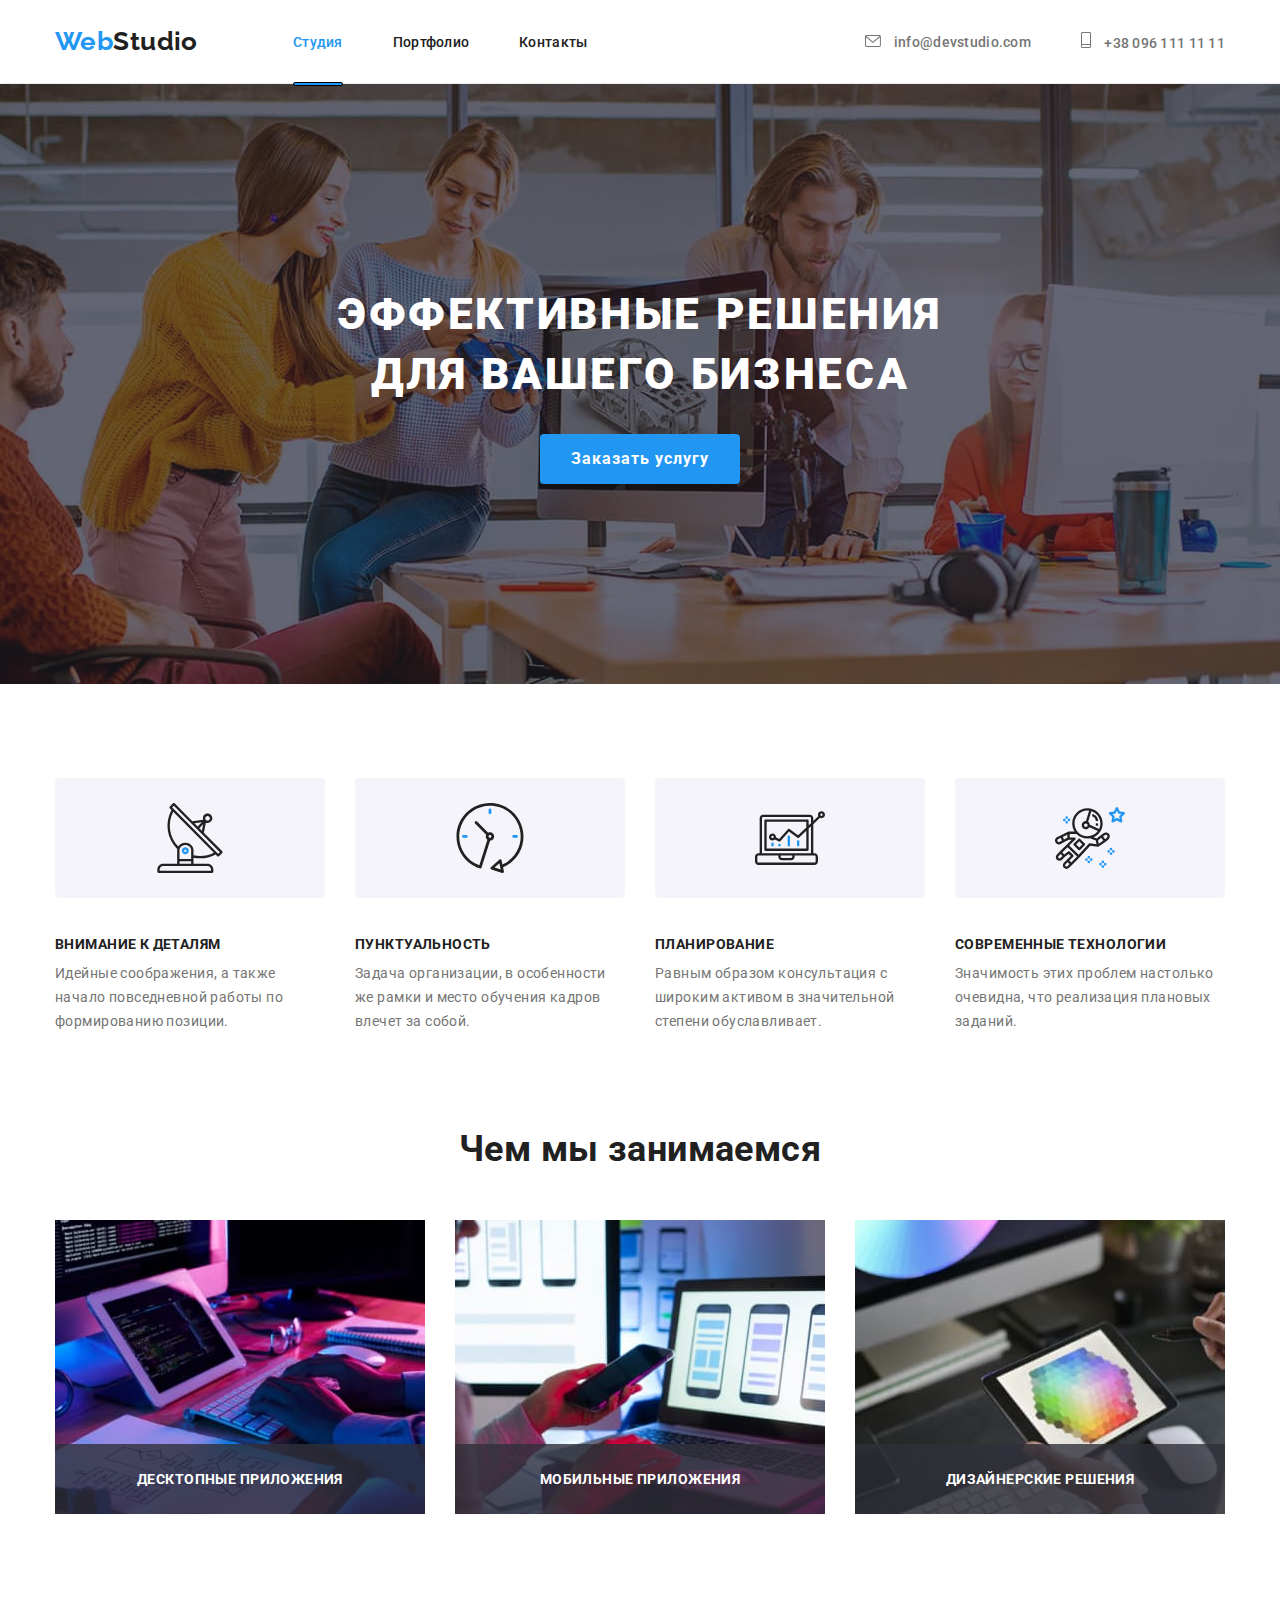
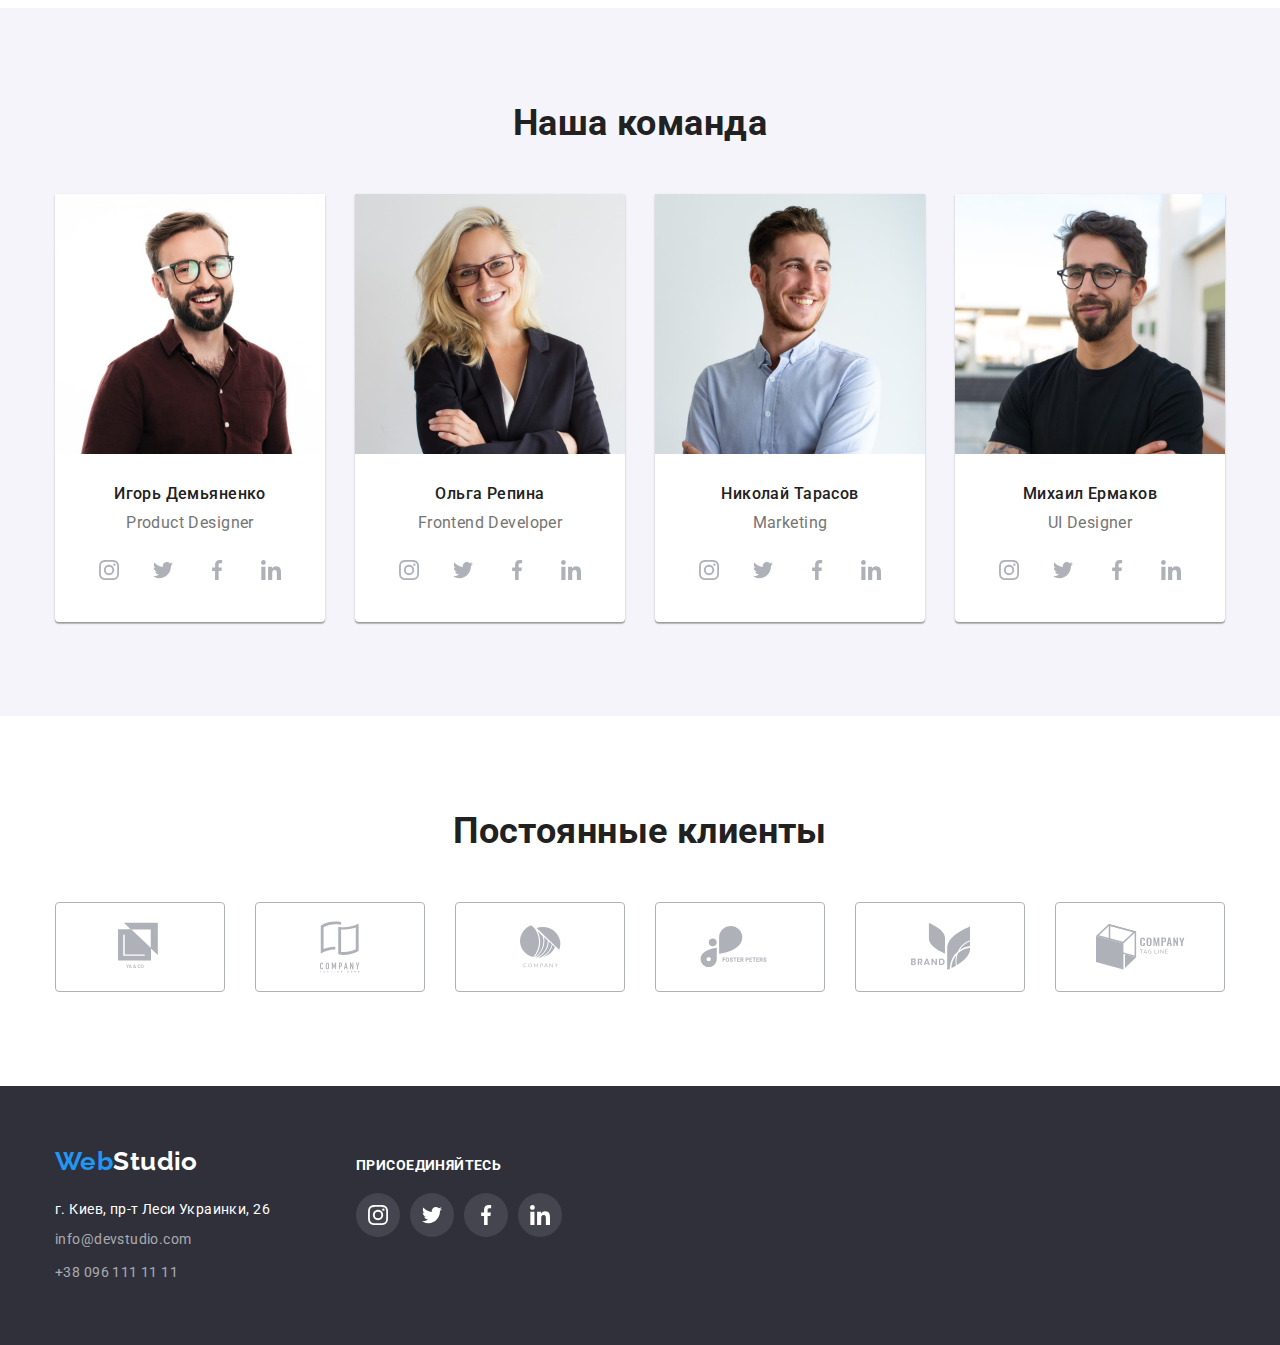
<file: index.html>
<!DOCTYPE html>
<html lang="ru">
  <head>
    <meta charset="UTF-8" />
    <meta name="viewport" content="width=device-width, initial-scale=1.0" />
    <title>Goit-markup-hw-05</title>
    <link 
    href="https://fonts.googleapis.com/css2?family=Raleway:wght@700&family=Roboto:wght@400;500;700;900&display=swap" 
    rel="stylesheet">
    <link rel="stylesheet" href="https://cdnjs.cloudflare.com/ajax/libs/modern-normalize/1.0.0/modern-normalize.css">
    <link rel="stylesheet" href="./css/style.css">
  </head>
  <body>
    <!-- Верхняя линия -->
    <header class="company-header">
      <div class="container">
        <nav class="position-flex">
          <!-- Название компании -->  
          <a href="index.html" class="logo link"> <span class="color-web">Web</span>Studio</a>
        
          <ul class="webstudio-nav list">
            <li class="item"><a href="./index.html" class="link studia active">Студия</a></li>
            <li class="item"><a href="./portfolio.html" class="link portfolio">Портфолио</a></li>
            <li class="item"><a href="" class="link contakts">Контакты</a></li>
          </ul>
  
          <!-- Адресс компании линия(навигация) -->
          <address class="address-nav list">
                <a href="mailto:info@devstudio.com" class="link mail">
                  <svg class="icon-address" style="width:16px; height:12px">
                    <use href="./images/sprite.svg#envelope-hover"></use> 
                  </svg> 
                   info@devstudio.com
                </a>
                <a href="tel:+380961111111" class="link telefon">
                  <svg class="icon-address" style="width:10px; height:16px">
                    <use href="./images/sprite.svg#vector"></use>
                  </svg> 
                     +38 096 111 11 11
                </a>
          </address>
          
        </nav>
      </div>
    </header>

    <main>
      <!-- <Шапка Блок банер Hero> -->
      <section class="hero">
        <div class="container"> 
          <h1 class="hero-title">Эффективные решения для вашего бизнеса</h1>
          <button class="link button primary" data-modal-open>Заказать услугу</button>
            <div class="backdrop is-hidden" data-modal>
              <div class="modal">
                  <button type="button" class="circle-close-window" data-modal-close>
                    <svg style="width:18px; height:18px">
                      <use href="./images/sprite.svg#vectorx"></use>
                    </svg>  
                  </button>
              </div>
            </div>
        </div>
      </section>

      <!-- Особенности -->
      <section class="section container">

        <ul class="feature list">
            <li class="item icon-antena">
                <h3 class="title">Внимание к деталям</h3>
                <p class="description">
                   Идейные соображения, а также начало повседневной работы по формированию позиции.
                </p>
          </li>
          <li class="item icon-clock">
                <h3 class="title">Пунктуальность</h3>
                <p class="description">
                    Задача организации, в особенности же рамки и место обучения кадров влечет за собой.
                </p>
            </li>
            <li class="item icon-diagram">
                <h3 class="title">Планирование</h3>
                <p class="description">
                    Равным образом консультация с широким активом в значительной степени обуславливает.
                </p>
            </li>
            <li class="item icon-astronaut">
                <h3 class="title">Современные технологии</h3>
                <p class="description">
                    Значимость этих проблем настолько очевидна, что реализация плановых заданий.
                </p>
            </li>
        </ul>
      </section>

      <!-- Чем мы занимаемся -->
      <section class="section work-section">
        <div class="container">
          <h2 class="section-title">Чем мы занимаемся</h2>
  
          <ul class="work list">
            <li class="item">
              <div class="product-wrapper">
                <p class="product-name">Десктопные приложения</p>
                <img src="./images/img.jpg" alt="Компьютерное приложение" width="370"/>
              </div>
            </li>
            <li class="item">
              <div class="product-wrapper">
                <p class="product-name">Мобильные приложения</p>
                <img src="./images/box2.jpg" alt="Мобильное приложение" width="370"/>
              </div>
            </li>
            <li class="item">
              <div class="product-wrapper">
                <p class="product-name">Дизайнерские решения</p>
                <img src="./images/box3.jpg" alt="Таблетка приложение" width="370"/>
              </div>
            </li>
          </ul>
        </div>
      </section>
  

      <!-- Наша команда -->
    <section class="section all-team">
      <div class="container">
        <h2 class="section-title">Наша команда</h2>
        <ul class="team list">
            <li class="item">
              <img class="img-ramka" src="./images/foto1.jpg" alt="Компьютерное приложение" width="270"/>
                <div class="team-card-block">
                  <h3 class="title">Игорь Демьяненко</h3>
                  <p class="spetsialist">Product Designer</p>
                  <ul class="social-links list">
                    <li class="social-item">
                      <a href="" class="button social-circle">
                        <svg class="button-social">
                          <use href="./images/sprite.svg#instagram-2"></use>
                        </svg> 
                      </a>
                    </li>
        
                    <li class="social-item">
                      <a href="" class="button social-circle">
                        <svg class="button-social">
                          <use href="./images/sprite.svg#twitter-1"></use>
                        </svg> 
                      </a>
                    </li>
        
                    <li class="social-item">
                      <a href="" class="button social-circle">
                        <svg class="button-social">
                          <use href="./images/sprite.svg#facebook-1"></use>
                        </svg>  
                      </a>
                    </li>
        
                    <li class="social-item">
                      <a href="" class="button social-circle">
                        <svg class="button-social">
                            <use href="./images/sprite.svg#linkedin-1"></use>
                        </svg> 
                      </a>
                    </li>
        
                  </ul>
                </div>
            </li>
            <li class="item">
              <img class="img-ramka" src="./images/foto2.jpg" alt="Мобильное приложение" width="270"/>
              <div class="team-card-block">
                <h3 class="title">Ольга Репина</h3>
                <p class="spetsialist">Frontend Developer</p>
                <ul class="social-links list">
                  <li class="social-item">
                    <a href="" class="button social-circle">
                      <svg class="button-social">
                        <use href="./images/sprite.svg#instagram-2"></use>
                      </svg> 
                    </a>
                  </li>
      
                  <li class="social-item">
                    <a href="" class="button social-circle">
                      <svg class="button-social">
                        <use href="./images/sprite.svg#twitter-1"></use>
                      </svg> 
                    </a>
                  </li>
      
                  <li class="social-item">
                    <a href="" class="button social-circle">
                      <svg class="button-social">
                        <use href="./images/sprite.svg#facebook-1"></use>
                      </svg>  
                    </a>
                  </li>
      
                  <li class="social-item">
                    <a href="" class="button social-circle">
                      <svg class="button-social">
                          <use href="./images/sprite.svg#linkedin-1"></use>
                      </svg> 
                    </a>
                  </li>
      
                </ul>
              </div>
            </li>
            <li class="item">
              <img class="img-ramka" src="./images/foto3.jpg" alt="Таблетка приложение" width="270"/>
              <div class="team-card-block">
                <h3 class="title">Николай Тарасов</h3>
                <p class="spetsialist">Marketing</p>
                <ul class="social-links list">
                  <li class="social-item">
                    <a href="" class="button social-circle">
                      <svg class="button-social">
                        <use href="./images/sprite.svg#instagram-2"></use>
                      </svg> 
                    </a>
                  </li>
      
                  <li class="social-item">
                    <a href="" class="button social-circle">
                      <svg class="button-social">
                        <use href="./images/sprite.svg#twitter-1"></use>
                      </svg> 
                    </a>
                  </li>
      
                  <li class="social-item">
                    <a href="" class="button social-circle">
                      <svg class="button-social">
                        <use href="./images/sprite.svg#facebook-1"></use>
                      </svg>  
                    </a>
                  </li>
      
                  <li class="social-item">
                    <a href="" class="button social-circle">
                      <svg class="button-social">
                          <use href="./images/sprite.svg#linkedin-1"></use>
                      </svg> 
                    </a>
                  </li>
      
                </ul>
              </div>
            </li>
            <li class="item">
                <img class="img-ramka" src="./images/foto4.jpg" alt="Таблетка приложение" width="270"/>
                <div class="team-card-block">
                  <h3 class="title">Михаил Ермаков</h3>
                  <p class="spetsialist">UI Designer</p>
                  <ul class="social-links list">
                    <li class="social-item">
                      <a href="" class="button social-circle">
                        <svg class="button-social">
                          <use href="./images/sprite.svg#instagram-2"></use>
                        </svg> 
                      </a>
                    </li>
        
                    <li class="social-item">
                      <a href="" class="button social-circle">
                        <svg class="button-social">
                          <use href="./images/sprite.svg#twitter-1"></use>
                        </svg> 
                      </a>
                    </li>
        
                    <li class="social-item">
                      <a href="" class="button social-circle">
                        <svg class="button-social">
                          <use href="./images/sprite.svg#facebook-1"></use>
                        </svg>  
                      </a>
                    </li>
        
                    <li class="social-item">
                      <a href="" class="button social-circle">
                        <svg class="button-social">
                            <use href="./images/sprite.svg#linkedin-1"></use>
                        </svg> 
                      </a>
                    </li>
        
                  </ul>
                </div>
            </li>
        </ul>
      </div>
    </section>
    <section class="section">
      <div class="container">
        <h2 class="section-title">Постоянные клиенты</h2>
        <ul class="regular-customers list">
          <li>
            <a href="" class="logo-customers"  >
              <svg class="icon-customers" style="width:44px; height:50px">
                <use href="./images/sprite.svg#logo-1"></use>
              </svg>
            </a>
          </li>
          <li><a href="" class="logo-customers">
                <svg class="icon-customers" style="width:40px; height:52px">
                  <use href="./images/sprite.svg#logo-2"></use>
                </svg>
              </a>
          </li>
          <li><a href="" class="logo-customers">
                <svg class="icon-customers" style="width:41px; height:43px">
                  <use href="./images/sprite.svg#logo-3"></use>
                </svg>
              </a>
          </li>
          <li><a href="" class="logo-customers">
                <svg class="icon-customers" style="width:80px; height:42px">
                  <use href="./images/sprite.svg#logo-4"></use>
                </svg>
              </a>
         </li>
         <li><a href="" class="logo-customers">
                <svg class="icon-customers" style="width:59px; height:47px">
                  <use href="./images/sprite.svg#logo-5"></use>
                </svg>
              </a>
          </li>
          <li><a href="" class="logo-customers">
                <svg class="icon-customers" style="width:89px; height:46px">
                  <use href="./images/sprite.svg#logo-6"></use>
                </svg>
              </a>
          </li>
        </ul>
      </div>
    </section>
    </main>

    <!-- Футер Подвал -->
    <div class="footer">
      <footer class="container footer-block">
       <div class="address-block">
          <!-- Название компании -->  
          <a href="index.html" class="logo link"> <span class="color-web">Web</span><span class="color-studio">Studio</span></a>
          
          <!-- Адресс компании подвал -->  
          <address class="address-nav-footer list">
            <p class="address-footer">г. Киев, пр-т Леси Украинки, 26</p>
            <a href="mailto:info@devstudio.com" class="link mail">info@devstudio.com</a>
            <a href="tel:+380961111111" class="link telefon">+38 096 111 11 11</a>
          </address>
       </div>
        <div>
          <p class="title-social-links">Присоединяйтесь</p>
          <ul class="social-links list">
            <li class="social-item">
              <a href="" class="button social-circle">
                <svg class="button-social">
                  <use href="./images/sprite.svg#instagram-2"></use>
                </svg> 
              </a>
            </li>

            <li class="social-item">
              <a href="" class="button social-circle">
                <svg class="button-social">
                  <use href="./images/sprite.svg#twitter-1"></use>
                </svg> 
              </a>
            </li>

            <li class="social-item">
              <a href="" class="button social-circle">
                <svg class="button-social">
                  <use href="./images/sprite.svg#facebook-1"></use>
                </svg>  
              </a>
            </li>

            <li class="social-item">
              <a href="" class="button social-circle">
                <svg class="button-social">
                    <use href="./images/sprite.svg#linkedin-1"></use>
                </svg> 
              </a>
            </li>

          </ul>
        </div>
      </footer>
    </div>
    <script src="./js/modal.js"></script>
  </body>
</html>
</file>
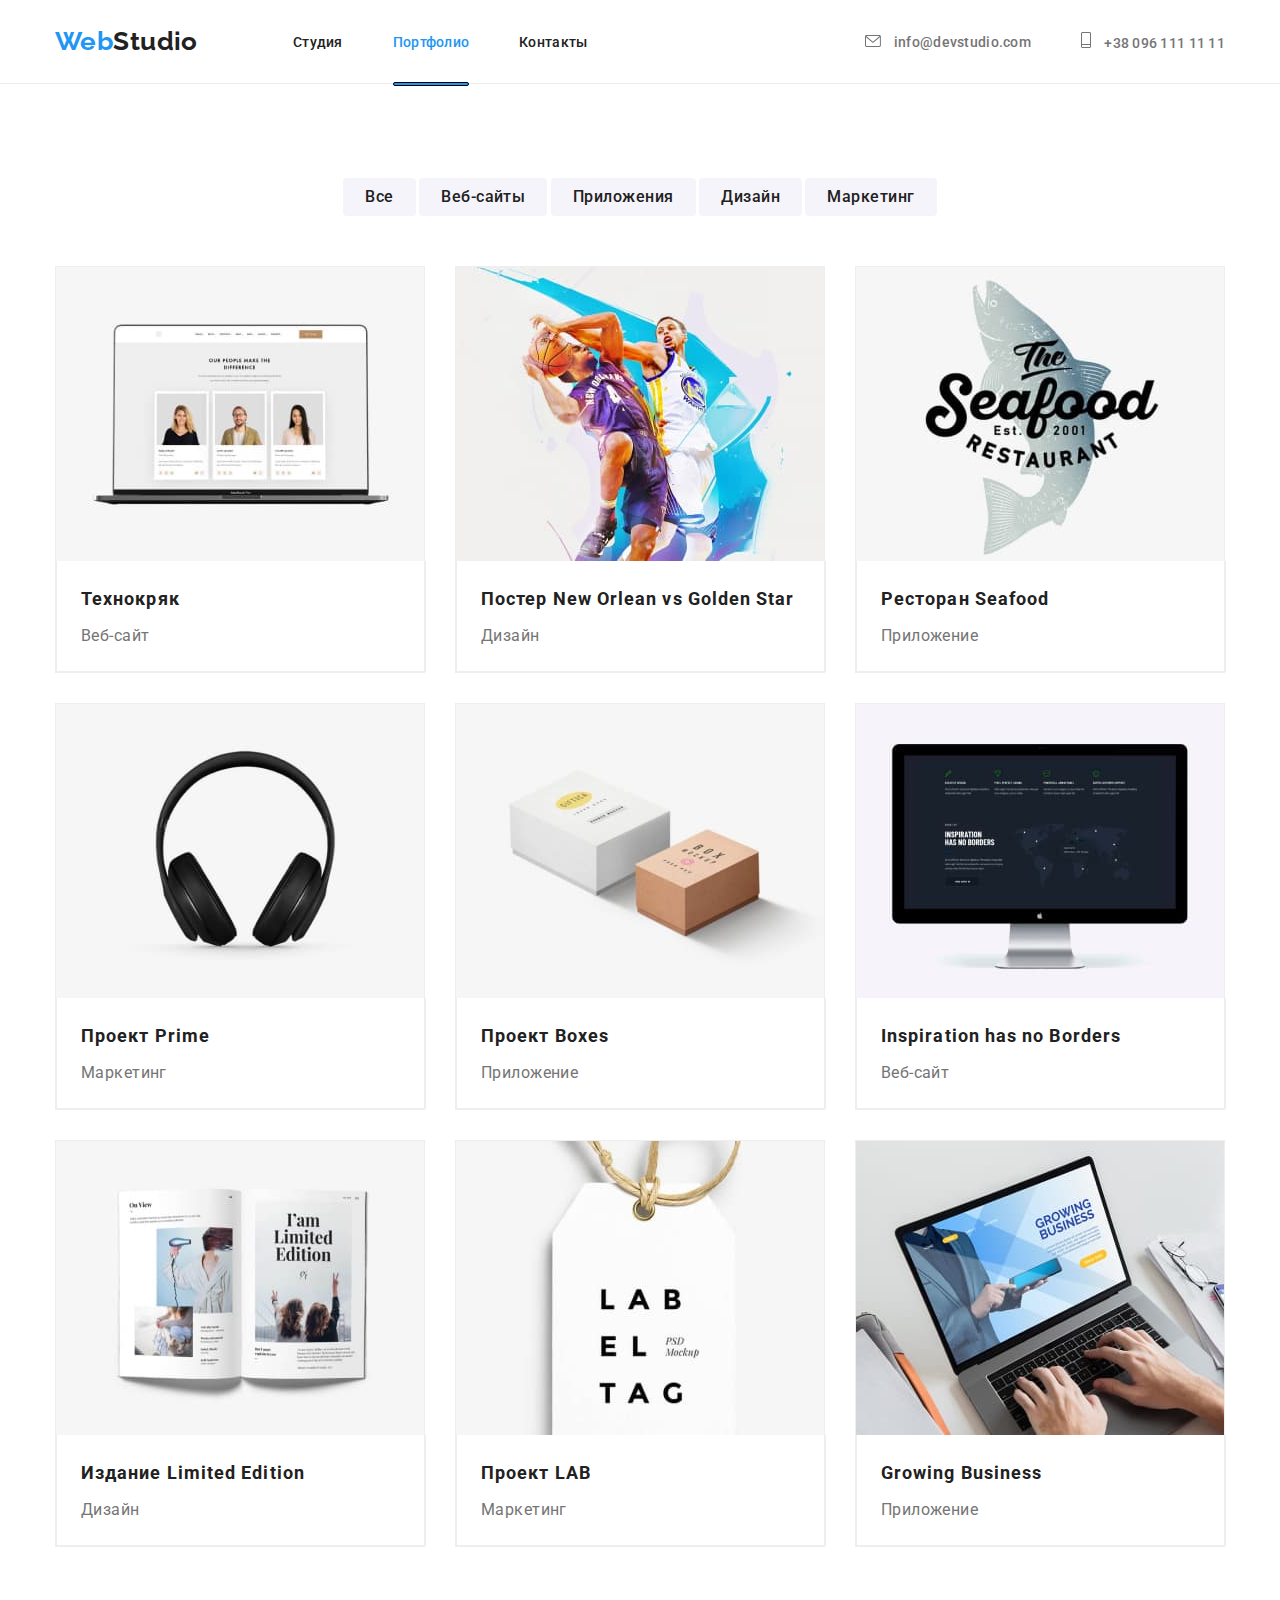
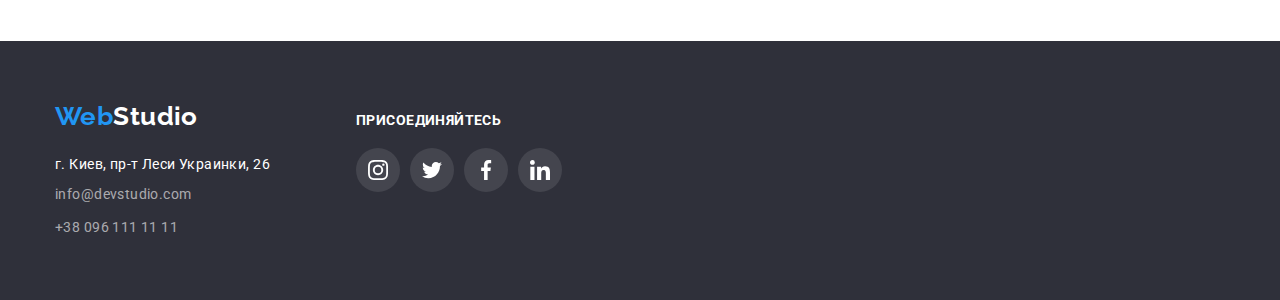
<file: portfolio.html>
<!DOCTYPE html>
<html lang="ru">
    <head>
        <meta charset="UTF-8" />
        <meta name="viewport" content="width=device-width, initial-scale=1.0" />
        <title>Goit-markup-hw-05</title>
        <link rel="stylesheet" href="https://cdnjs.cloudflare.com/ajax/libs/modern-normalize/1.0.0/modern-normalize.css">
        <link 
            href="https://fonts.googleapis.com/css2?family=Raleway:wght@700&family=Roboto:wght@400;500;700;900&display=swap" 
            rel="stylesheet">
        <link rel="stylesheet" href="./css/style.css">
    </head>

    <body>
        <!-- Верхняя линия -->
        <header class="company-header"> 
            <div class="container">
                <nav class="position-flex">
                  <!-- Название компании -->  
                  <a href="index.html" class="logo link"> <span class="color-web">Web</span>Studio</a>
                
                  <ul class="webstudio-nav list">
                    <li class="item"><a href="./index.html" class="link studia">Студия</a></li>
                    <li class="item"><a href="./portfolio.html" class="link portfolio active">Портфолио</a></li>
                    <li class="item"><a href="" class="link contakts">Контакты</a></li>
                  </ul>
          
                  <!-- Адресс компании линия(навигация) -->
                    <address class="address-nav list">
                        <a href="mailto:info@devstudio.com" class="link mail">
                            <svg class="icon-address" style="width:16px; height:12px">
                                 <use href="./images/sprite.svg#envelope-hover"></use> 
                            </svg> 
                                 info@devstudio.com
                        </a>
                        <a href="tel:+380961111111" class="link telefon">
                            <svg class="icon-address" style="width:10px; height:16px">
                                <use href="./images/sprite.svg#vector"></use>
                            </svg> 
                                +38 096 111 11 11
                        </a>
                    </address>
                  
                </nav>
            </div>
        </header>
        
        <main>
           <div class="container">
            <section class="filter">

                <h1 hidden>Наши работы</h1>
                <div class="filter-block">
                    <button class="button button-secondary" type="button">Все</button>
                    <button class="button button-secondary" type="button">Веб-сайты</button>
                    <button class="button button-secondary" type="button">Приложения</button>
                    <button class="button button-secondary" type="button">Дизайн</button>
                    <button class="button button-secondary" type="button">Маркетинг</button>
                </div>
                <ul class="project-filter list">
                  <li class="item-portfolio">

                    <a class="card-portfolio link" href="">
                      <div class="wrapping-works">
                        <img src="./images/img11.jpg" alt="сайт технокряк" width="370">
                        <p class="description-wrapping-works">Технокряк это современная площадка распространения коронавируса. Компании используют эту платформу для цифрового шпионажа и атак на защищённые сервера конкурентов.</p>
                      </div>
                      <div class="card-name">
                        <h2 class="section-title leftside">Технокряк</h2>
                        <p class="gallery-portfolio">Веб-сайт</p>
                      </div>
                    </a>
                  </li>
                    <li class="item-portfolio">
                  
                      <a class="card-portfolio link" href="">
                            <div class="wrapping-works">
                              <img src="./images/img1.jpg" alt="сайт технокряк" width="370">
                              <p class="description-wrapping-works">Технокряк это современная площадка распространения коронавируса. Компании используют эту платформу для цифрового шпионажа и атак на защищённые сервера конкурентов.</p>
                            </div>
                            <div class="card-name">
                                <h2 class="section-title leftside">Постер New Orlean vs Golden Star</h2>
                                <p class="gallery-portfolio">Дизайн</p>
                            </div>
                      </a>
                    </li>
                    <li class="item-portfolio">
                      <a class="card-portfolio link" href=""> 
                        <div class="wrapping-works">
                          <img src="./images/img2.jpg" alt="сайт технокряк" width="370">
                          <p class="description-wrapping-works">Технокряк это современная площадка распространения коронавируса. Компании используют эту платформу для цифрового шпионажа и атак на защищённые сервера конкурентов.</p>
                        </div>
                        <div class="card-name">
                            <h2 class="section-title leftside">Ресторан Seafood</h2>
                            <p class="gallery-portfolio">Приложение</p>
                        </div>
                      </a>
                    </li>
                    <li class="item-portfolio">
                      <a class="card-portfolio link" href="">
                        <div class="wrapping-works">
                          <img src="./images/img3.jpg" alt="сайт технокряк" width="370">
                          <p class="description-wrapping-works">Технокряк это современная площадка распространения коронавируса. Компании используют эту платформу для цифрового шпионажа и атак на защищённые сервера конкурентов.</p>
                        </div>
                       <div class="card-name">
                          <h2 class="section-title leftside">Проект Prime</h2>
                          <p class="gallery-portfolio">Маркетинг</p>
                       </div>
                      </a>
                    </li>
                    <li class="item-portfolio">
                      <a class="card-portfolio link" href="">
                        <div class="wrapping-works">
                          <img src="./images/img4.jpg" alt="сайт технокряк" width="370">
                          <p class="description-wrapping-works">Технокряк это современная площадка распространения коронавируса. Компании используют эту платформу для цифрового шпионажа и атак на защищённые сервера конкурентов.</p>
                        </div>
                        <div class="card-name">
                            <h2 class="section-title leftside">Проект Boxes</h2>
                            <p class="gallery-portfolio">Приложение</p>
                        </div>
                      </a>
                    </li>
                    <li class="item-portfolio">
                      <a class="card-portfolio link" href="">
                       <div class="wrapping-works">
                           <img src="./images/img5.jpg" alt="сайт технокряк" width="370">
                           <p class="description-wrapping-works">Технокряк это современная площадка распространения коронавируса. Компании используют эту платформу для цифрового шпионажа и атак на защищённые сервера конкурентов.</p>
                       </div>
                        <div class="card-name">
                            <h2 class="section-title leftside">Inspiration has no Borders</h2>
                            <p class="gallery-portfolio">Веб-сайт</p>
                        </div>
                      </a>
                    </li>
                    <li class="item-portfolio">
                      <a class="card-portfolio link" href="">
                        <div class="wrapping-works">
                          <img src="./images/img6.jpg" alt="сайт технокряк" width="370">
                          <p class="description-wrapping-works">Технокряк это современная площадка распространения коронавируса. Компании используют эту платформу для цифрового шпионажа и атак на защищённые сервера конкурентов.</p>
                        </div>
                        <div class="card-name">
                            <h2 class="section-title leftside">Издание Limited Edition</h2>
                            <p class="gallery-portfolio">Дизайн</p>
                        </div>
                      </a>
                    </li>
                    <li class="item-portfolio">
                      <a class="card-portfolio link" href="">
                        <div class="wrapping-works">
                           <img src="./images/img7.jpg" alt="сайт технокряк" width="370">
                          <p class="description-wrapping-works">Технокряк это современная площадка распространения коронавируса. Компании используют эту платформу для цифрового шпионажа и атак на защищённые сервера конкурентов.</p>
                        </div>
                        <div class="card-name">
                            <h2 class="section-title leftside">Проект LAB</h2>
                            <p class="gallery-portfolio">Маркетинг</p>
                        </div>
                      </a>
                    </li>
                    <li class="item-portfolio">
                      <a class="card-portfolio link" href="">
                        <div class="wrapping-works">
                           <img src="./images/img8.jpg" alt="сайт технокряк" width="370">
                          <p class="description-wrapping-works">Технокряк это современная площадка распространения коронавируса. Компании используют эту платформу для цифрового шпионажа и атак на защищённые сервера конкурентов.</p>
                        </div>
                        <div class="card-name">
                            <h2 class="section-title leftside">Growing Business</h2>
                             <p class="gallery-portfolio">Приложение</p>
                        </div>
                      </a>
                    </li>
                </ul>
            </section>
           </div>
        </main>

        <!-- Футер Подвал -->
        <div class="footer">
            <footer class="container footer-block">
             <div class="address-block">
                <!-- Название компании -->  
                <a href="index.html" class="logo link"> <span class="color-web">Web</span><span class="color-studio">Studio</span></a>
                
                <!-- Адресс компании подвал -->  
                <address class="address-nav-footer list">
                  <p class="address-footer">г. Киев, пр-т Леси Украинки, 26</p>
                  <a href="mailto:info@devstudio.com" class="link mail">info@devstudio.com</a>
                  <a href="tel:+380961111111" class="link telefon">+38 096 111 11 11</a>
                </address>
             </div>
              <div>
                <p class="title-social-links">Присоединяйтесь</p>
                <ul class="social-links list">
                  <li class="social-item">
                    <a href="" class="button social-circle">
                      <svg class="button-social">
                        <use href="./images/sprite.svg#instagram-2"></use>
                      </svg> 
                    </a>
                  </li>
      
                  <li class="social-item">
                    <a href="" class="button social-circle">
                      <svg class="button-social">
                        <use href="./images/sprite.svg#twitter-1"></use>
                      </svg> 
                    </a>
                  </li>
      
                  <li class="social-item">
                    <a href="" class="button social-circle">
                      <svg class="button-social">
                        <use href="./images/sprite.svg#facebook-1"></use>
                      </svg>  
                    </a>
                  </li>
      
                  <li class="social-item">
                    <a href="" class="button social-circle">
                      <svg class="button-social">
                          <use href="./images/sprite.svg#linkedin-1"></use>
                      </svg> 
                    </a>
                  </li>
      
                </ul>
              </div>
            </footer>
          </div>
    </body>
</html>
</file>
<file: css/style.css>
/* цвет основного текста #757575; */
/* вторичный цвет текста  rgba(255, 255, 255, 0.6); */
/* белый #FFFFFF  */
/* акцент #2196F3; */
/* тайтл #212121; */
/* цвет фона Hero и футер #2F303A; */
/* вторичный цвет фона #F5F4FA; */

:root 
    {
        --primary-text-color: #757575;
        --secondary-text-color: rgba(255, 255, 255, 0.6);
        --primary-white-color: #ffffff;
        --accent-color: #2196F3;
        --title-text-color: #212121;
        --background-color: #2F303A;
        --secondary-background-color: #F5F4FA;
        --hero-background-color: #C4C4C4;
        --leter-icon-color: #AFB1B8;
        --icon-footer-background-color: rgba(255, 255, 255, 0.1);
}

/* ============= Body ============= */

/* logo Текст размер */
.logo {
font-family: Raleway, sans-serif;
font-style: normal;
font-weight: 700;
font-size: 26px;
line-height: 1.192;
width: 145px;
/* Блочная модель + flex */
padding-top: 24px;
padding-bottom: 25px;
margin-right: 93px;
}
/* logo Цвет */
.color-web {
  color: var(--accent-color);
}
.color-studio {
  color: var(--primary-white-color);
}

.list {
  list-style: none;
  padding-left: 0px;
  margin: 0px auto;
}
 /* Блочная модель + flex */
.item:not(:last-child) {
  margin-right: 30px; 
}
img {
  display: block;
}

.link {
text-decoration: none;
}

body {
  background-color: var(--primary-white-color);
  color: var(--primary-text-color);

  /* body Текст размер */
    font-family: Roboto, sans-serif;
    letter-spacing: 0.03em;
    font-size: 14px;
    line-height: 1.714;
  }
  /* address Текст размер  */
    .address-nav,
    .address-nav-footer {
      font-style: normal;
  }

  /* section title h2,h3 Текст размер */
    .section-title,
    .team .title,
    .spetsialist {
      text-align: center;
 }

 .container {
  width: 1200px;
  padding-left: 15px;
  padding-right: 15px;
  margin: 0 auto; 
 }
 
 .mail .icon-address,
 .telefon .icon-address {
  margin-right: 10px;
 }
/* ============= Body END ============= */


/* ======= Site nav and Header ======= */
.company-header {
  border-bottom: 1px solid #ECECEC;
}

.webstudio-nav .link,
.logo {
  color: var(--title-text-color);
}

.webstudio-nav .link:hover,
.webstudio-nav .link:focus { 
  color: var(--accent-color); 
}
.webstudio-nav .link {
  position: relative;
  padding: 32px 0px;
  transition: color 250ms cubic-bezier(0.4, 0, 0.2, 1);
}
  
.webstudio-nav .active { 
  color: var(--accent-color);
}
.active::after {
  position: absolute;
  top: 100%;
  width: 100%;
  content: "";
  display: flex;
  height: 4px;
  background: #2196F3;
  border: 1px solid #000000;
  border-radius: 2px;
}

.active:hover,
.active:focus {
  filter: drop-shadow(0px 4px 4px rgba(0, 0, 0, 0.25));
}

.address-nav .link {
  color: var(--primary-text-color);
  transition: color 250ms cubic-bezier(0.4, 0, 0.2, 1);
}
.icon-address {
  fill: var(--primary-text-color);
  transition: fill 250ms cubic-bezier(0.4, 0, 0.2, 1);
}

.circle-close-window {
  position: absolute;
  top: 8px;
  right: 8px;
  display: flex;
  align-items: center;
  justify-content: center;
  width: 30px;
  height: 30px;
  border-radius: 50%;
  background: #FFFFFF;
  border: 1px solid rgba(0, 0, 0, 0.1);
  padding: 0;
  margin: 0;
}
.address-nav .link:hover,
.address-nav .link:focus,
.icon-address:hover,
.icon-address:focus,
.mail:hover .icon-address, 
.mail:focus .icon-address,
.telefon:hover .icon-address,
.telefon:focus .icon-address {  
  color: var(--accent-color); 
  fill: var(--accent-color);
} 

/* Site nav Текст размер */
.webstudio-nav {
  width: 294px;
  font-size: 14px;
  font-weight: 500;
  letter-spacing: 0.02em;
  line-height: 1.143;
  /* Бллочная модель + flex */
  display: flex;
  margin: 0px;
  padding: 0px;
}
.address-nav {
  font-size: 14px;
  font-weight: 500;
  letter-spacing: 0.02em;
  line-height: 1.143;
  /* Бллочная модель + flex */
  display: flex;
  margin: 0px;
  padding: 32px 0px;
}
.address-nav {
  margin-left: auto;
  align-items: center;
}
.webstudio-nav .item:not(:last-child) { 
margin-right: 50px;
}
.address-nav a.link:not(:last-child) { 
  margin-right: 50px;
}

 /* Position-flex Блочная модель + flex */
.position-flex {
  display: flex;
  align-items: center;
  padding: 0px;
}
/* ======= Site nav END ======= */


/* ======= Hero Шапка Блок банер ======= */
.hero-title {
  color: var(--primary-white-color);
  
  /* Hero Текст размер*/
  width: 696px;
  font-weight: 900;
  font-size: 44px;
  line-height: 1.364;
  letter-spacing: 0.06em;
  text-transform: uppercase;
  /*Hero Блочная модель*/
  margin: 0 auto 30px;
}

.hero {
  background-color: var(--hero-background-color);
  padding: 200px 0px;
  text-align: center;
  /* Фон єлемента */
  max-width: 1600px;
  margin-left: auto;
  margin-right: auto;
  background-image: linear-gradient( 
    to top, 
    rgba(47, 48, 58, 0.4), 
    rgba(47, 48, 58, 0.4)),
  url(../images/Img-hero.jpg);
  
  background-repeat: no-repeat;
  background-position: center;
  background-size: cover;
}

/* ======= Hero Шапка Блок банер END ======= */


/* ======= all-team ======= */
.all-team {
  background-color: var(--secondary-background-color);
}
.team-card-block {
  padding: 30px 0px;
}
/* social-links */
.team-card-block .social-links {
  padding: 0px 32px;
}
.team-card-block .social-circle {
  background-color: var(--primary-white-color);
}
.team-card-block .button-social {
  fill: var(--leter-icon-color);
  transition: fill 250ms cubic-bezier(0.4, 0, 0.2, 1);
}
.social-circle:hover .button-social,
.social-circle:focus .button-social {
  fill: var(--primary-white-color);
}
/*all-team Текст размер и portfolio */
.spetsialist { 
font-size: 16px;
line-height: 1.188;
/* Блочная модель + flex */
padding: 0px;
margin: 0px 0px 16px;
}

.gallery-portfolio {
  font-size: 16px;
  line-height: 1.875;
  margin: 0px;
  padding: 0px 24px 20px;
  width: 370px;
  color: var(--primary-text-color);
}
/* ======= all-team END ======= */


/* ======= Button ======= */
.button {
  color: var(--title-text-color);
  background-color: var(--secondary-background-color);
  transition: color 250ms cubic-bezier(0.4, 0, 0.2, 1), background-color 250ms cubic-bezier(0.4, 0, 0.2, 1);

  /* button Текст размер */
  font-weight: 500;
  font-size: 16px;
  line-height: 1.625;
  text-align: center;
  border-radius: 4px;
  padding: 10px 31px;
  cursor: pointer;
} 

.button:hover,
.button:focus {
  color: var(--primary-white-color);
  background-color: var(--accent-color);
}
.button.primary {
  display: inline-block;
  color: var(--primary-white-color);
  background-color: var(--accent-color);
  transition: background-color 250ms cubic-bezier(0.4, 0, 0.2, 1);
  
  /* button primary Текст размер */
  font-weight: 700;
  font-size: 16px;
  line-height: 1.875;
  letter-spacing: 0.06em;
  width: 200px;
  box-shadow: 0px 4px 4px rgba(0, 0, 0, 0.15);
  border: 0px;
}
.primary:hover,
.primary:focus {
  background-color: #188CE8;
}

.button-secondary {
  padding: 6px 22px;
  border-width: 0px;
  letter-spacing: 0.03em;
  transition: box-shadow 250ms cubic-bezier(0.4, 0, 0.2, 1), color 250ms cubic-bezier(0.4, 0, 0.2, 1), background-color 250ms cubic-bezier(0.4, 0, 0.2, 1);
}
.button-secondary:hover,
.button-secondary:focus {
  box-shadow: 0px 3px 1px rgba(0, 0, 0, 0.1), 0px 1px 2px rgba(0, 0, 0, 0.08), 0px 2px 2px rgba(0, 0, 0, 0.12);
}
.button-social {
  width: 20px;
  height: 20px;
}
.social-circle {
  display: flex;
  align-items: center;
  justify-content: center;
  border-radius: 50%;
  width: 44px;
  height: 44px;
  padding: 0px;
}
.social-item:not(:last-child) {
margin-right: 10px;
}

/* ======= Button END======= */


/* ======= SECTION ======= */

.section {
  padding-bottom: 94px;
}
/* Section title h2*/
.section-title {
  color: var(--title-text-color);

  /* Section title h2 Текст размер */
font-weight: 700;
font-size: 36px;
line-height: 1.167;

/* section-title Блочная модель + flex */ 
margin: 0px auto 50px;
}
.work-section .section-title {
  padding-top: 0px;
}
.product-wrapper {
  position: relative;
}
.product-name {
  position: absolute;
  bottom: 0;
  display: inline-block;
  content: "";
  width: 100%;
  background: rgba(47, 48, 58, 0.8);
  font-weight: 700;
  font-size: 14px;
  line-height: 1.143;
  text-align: center;
  color: var(--primary-white-color);
  letter-spacing: 0.03em;
  text-transform: uppercase;
  margin: 0px;
  padding: 27px 0px;
}
/* Section title h3*/
.section .title {
  color: var(--title-text-color);
  font-weight: 500;
  font-size: 16px;
  line-height: 1.189;
  /* Блочная модель + flex */
  margin: 0px 0px 10px;
  }

/* feature list Текст размер */
.feature .title {
  font-weight: 700;
  font-size: 14px;
  line-height: 1.143;
  text-transform: uppercase;
  margin: 0px;
}

/* Декоративные эффекты */
.feature .item::before {
  display: inline-block;
  content: "";
  width: 270px;
  height: 120px;
  background-color: var(--secondary-background-color);
  /* background-size: contain; */
  background-repeat: no-repeat;
  background-position: center;
  border-radius: 4px;
  margin-bottom: 30px;
}
.icon-antena::before {
  background-image: url(../images/antenna\ 1.svg);
}
.icon-clock::before {
  background-image: url(../images/clock\ 1.svg);
}
.icon-diagram::before {
  background-image: url(../images/diagram\ 1.svg);
}
.icon-astronaut::before {
  background-image: url(../images/astronaut\ 1.svg);
}
/* feature Блочная модель + flex */
.feature,
.section-title {
  padding-top: 94px;
}

.description {
  margin-top: 10px;
  margin-bottom: 0px;
}
.work,
.team,
.feature,
.regular-customers,
.social-links,
.footer-block {
  display: flex;
}
.regular-customers {
  justify-content: space-between;
}

.team .item {
 background-color: var(--primary-white-color); 
 box-shadow: 0px 1px 3px rgba(0, 0, 0, 0.12), 0px 1px 1px rgba(0, 0, 0, 0.14), 0px 2px 1px rgba(0, 0, 0, 0.2);
 border-radius: 0px 0px 4px 4px;
}
.img-ramka {
  border-radius: 0px;
}
.logo-customers {
  display: flex;
  border: 1px solid var(--leter-icon-color);
  width: 170px;
  height: 90px;
  border-radius: 4px;
  align-items: center;
  justify-content: center;
  transition: border 250ms cubic-bezier(0.4, 0, 0.2, 1);
}
.icon-customers {
  fill: var(--leter-icon-color);
  transition: fill 250ms cubic-bezier(0.4, 0, 0.2, 1);
}
.logo-customers:hover,
.logo-customers:focus{
  border: 1px solid var(--accent-color);
}
.logo-customers:hover .icon-customers,
.icon-customers:focus .icon-customers {
  fill: var(--accent-color);
}

/* ======= SECTION END ======= */

/* Footer */

.footer-block {
  align-items: baseline;
}
.address-block{
  margin-right: 70px;
}
.address-footer {
  color: var(--primary-white-color);
  margin: 20px 0px 9px;
  width: 231px;
  height: 21px;
}
.footer {
  padding-top: 60px;
  padding-bottom:  60px;
  background-color: var(--background-color);
}
.address-nav-footer .link {
  color: var(--secondary-text-color);
  display: block;
}
.footer .logo {
  margin: 0px;
}
.footer .mail {
  margin-bottom: 9px;
}
/* footer Текст размер p */
 .title-social-links {
  display: block;
  font-weight: 700;
  font-size: 14px;
  line-height: 1.143;
  text-transform: uppercase;
  margin: 0px 0px 20px;
  color: var(--primary-white-color);
}
/* social-links footer*/
.social-circle {
  background-color: var(--icon-footer-background-color);
}
.button-social {
  fill: var(--primary-white-color);
}
/* ======= PORTFOLIO ======= */
  /* section title h2,h3 Текст размер */
.leftside{ 
  text-align: inherit;
  font-size: 18px;
  line-height: 2;
  letter-spacing: 0.06em;
  padding: 20px 24px 0px;
  margin-bottom: 4px;
  width: 370px;
}

/* filter Блочная модель и flex */
.filter {
  padding-top: 94px;
  padding-bottom: 94px;
}
.filter-block {
  margin: 0px 0px 50px;
  text-align: center;
}
.project-filter {
  display: flex;
  flex-wrap: wrap;
}
.item-portfolio {
  width: calc((100% - 60px) / 3);
  border: 1px solid #EEEEEE;
  position: static;
  transition: box-shadow 250ms cubic-bezier(0.4, 0, 0.2, 1);
  cursor: pointer;
}
.item-portfolio:not(:nth-child(3n)) {
  margin-right: 30px;
}
.item-portfolio:not(:nth-last-child(-n +3)) {
  margin-bottom: 30px;
}
.item-portfolio:hover,
.item-portfolio:focus {
  box-shadow: 0px 1px 1px rgba(0, 0, 0, 0.12), 0px 4px 4px rgba(0, 0, 0, 0.06), 1px 4px 6px rgba(0, 0, 0, 0.16);
}
.card-name {
  border-left: 1px solid #EEEEEE;
  border-right: 1px solid #EEEEEE;
  border-bottom: 1px solid #EEEEEE;
  width: 370px;
}
 .wrapping-works {
  position: relative;
  overflow: hidden;
   
} 
 .wrapping-works::after {
  position: absolute;
  display: flex;
  content: "";
  width: 370px;
  height: 294px;
  background: rgba(33, 150, 243, 0.9);
  z-index: 1;
  opacity: 0;
  transition: transform 250ms cubic-bezier(0.4, 0, 0.2, 1);
} 
.card-portfolio:hover .wrapping-works::after,
.card-portfolio:hover .description-wrapping-works,
.card-portfolio:focus .wrapping-works::after,
.card-portfolio:focus .description-wrapping-works {
  opacity: 1;
  transform: translateY(-100%)
}
.card-portfolio .wrapping-works::after,
.card-portfolio .description-wrapping-works,
.card-portfolio .wrapping-works::after,
.card-portfolio .description-wrapping-works {
  opacity: 1;
  transform: translateY(100%)
}

.description-wrapping-works {
  position: absolute; 
  content: "";
  width: 100%;
  height: 100%;

  font-size: 18px;
  line-height: 1.5556;
  letter-spacing: 0.03em;
  padding: 63px 24px;
  margin: 0px;
  color: var(--primary-white-color);
  z-index: 2;
  opacity: 0;
  transition: transform 250ms cubic-bezier(0.4, 0, 0.2, 1);
} 
/* Модальное окно */
.backdrop {
  position: fixed;
  width: 100%;
  height: 100%;
  top: 0;
  left: 0;
  opacity: 1;
  background: rgba(0, 0, 0, 0.2); 
  z-index: 1;
  overflow: auto;
  transition: all 200ms linear;
}
.backdrop.is-hidden {
  visibility: hidden;
  opacity: 0;
  pointer-events: none;
}
.backdrop.is-hidden .modal {
  margin: auto;
  transform: scale(0.3); 
}
.modal {
  position: relative;
  margin: auto;
  /* position: absolute;
  top: 50%;
  left: 50%;
  transform: translate(-50%, -50%); */
  width: 528px;
  height: 581px;
  background: #FFFFFF;
  box-shadow: 0px 1px 3px rgba(0, 0, 0, 0.12), 0px 1px 1px rgba(0, 0, 0, 0.14), 0px 2px 1px rgba(0, 0, 0, 0.2);
  border-radius: 4px;
  transition: transform 250ms; 
  overflow: auto;
}
</file>
